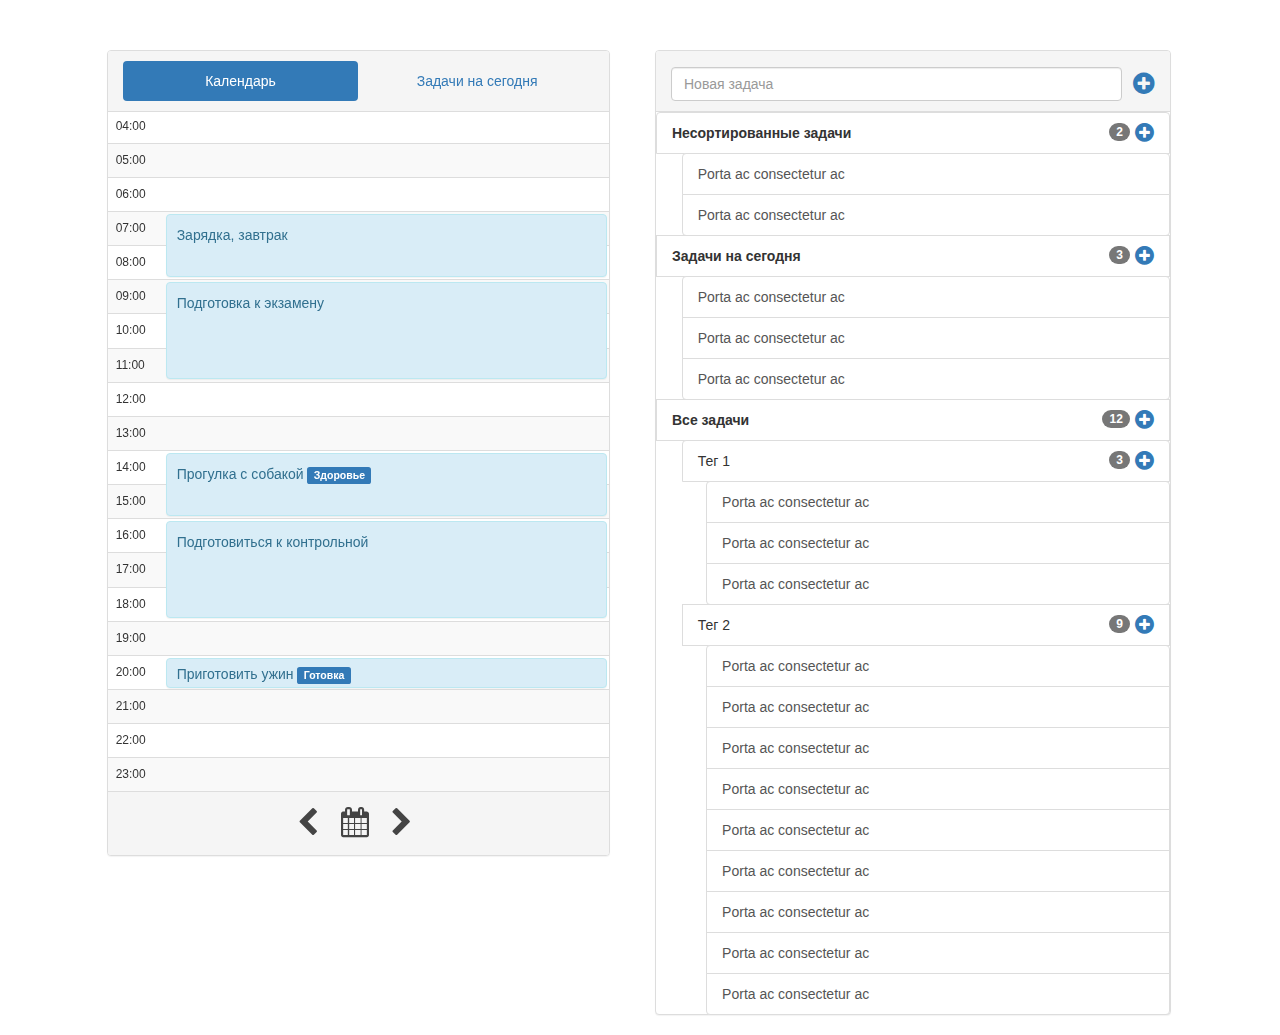
<file: desktop/index.html>
<!DOCTYPE html>
<html>
	<head>
		<meta charset="utf-8">
		<meta http-equiv="X-UA-Compatible" content="IE=edge">
		<meta name="viewport" content="width=device-width, initial-scale=1">
		<title>great-task</title>

		<link rel="stylesheet" href="https://maxcdn.bootstrapcdn.com/bootstrap/3.3.1/css/bootstrap.min.css">
		<link href="http://maxcdn.bootstrapcdn.com/font-awesome/4.2.0/css/font-awesome.min.css" rel="stylesheet">
		<link rel="stylesheet" href="css/great-task.css">
		<!--[if lt IE 9]>
			<script src="https://oss.maxcdn.com/html5shiv/3.7.2/html5shiv.min.js"></script>
			<script src="https://oss.maxcdn.com/respond/1.4.2/respond.min.js"></script>
		<![endif]-->
	</head>
	<body>
		<div class="row">
			<div class="left-panel col-md-offset-1 col-md-5 col-lg-offset-1 col-lg-5">
				<div class="panel panel-default">
					<div class="panel-heading">
						<ul class="nav nav-pills" role="tablist" id="navtab">
							<li role="presentation" class="active text-center">
								<a href="#calendar" aria-controls="calendar" role="tab" data-toggle="tab">
									Календарь
								</a>
							</li>
							<li role="presentation" class="text-center">
								<a href="#today" aria-controls="today" role="tab" data-toggle="tab">
									Задачи на сегодня
								</a>
							</li>
						</ul>
					</div>
					<div class="panel-body">
						<div class="tab-content">
							<div role="tabpanel" class="tab-pane fade in active" id="calendar">
								<div class="time-table">
									<table class="table table-striped">
										<tr class="hide"></tr>
										<tr>
											<td>00:00</td>
										</tr>
										<tr>
											<td>01:00</td>
										</tr>
										<tr>
											<td>02:00</td>
										</tr>
										<tr>
											<td>03:00</td>
										</tr>
										<tr>
											<td>04:00</td>
										</tr>
										<tr>
											<td>05:00</td>
										</tr>
										<tr>
											<td>06:00</td>
										</tr>
										<tr>
											<td>07:00
												<div class="panel task-light-blue task-size-2">
													Зарядка, завтрак
												</div>
											</td>
										</tr>
										<tr>
											<td>08:00</td>
										</tr>
										<tr>
											<td>09:00
												<div class="panel task-light-blue task-size-3">
													Подготовка к экзамену
												</div>
											</td>
										</tr>
										<tr>
											<td>10:00</td>
										</tr>
										<tr>
											<td>11:00</td>
										</tr>
										<tr>
											<td>12:00</td>
										</tr>
										<tr>
											<td>13:00</td>
										</tr>
										<tr>
											<td>14:00
												<div class="panel task-light-blue task-size-2">
													Прогулка с собакой
													<span class="label label-primary">Здоровье</span>
												</div>
											</td>
										</tr>
										<tr>
											<td>15:00</td>
										</tr>
										<tr>
											<td>16:00
												<div class="panel task-light-blue task-size-3">
													Подготовиться к контрольной
												</div>
											</td>
										</tr>
										<tr>
											<td>17:00</td>
										</tr>
										<tr>
											<td>18:00</td>
										</tr>
										<tr>
											<td>19:00</td>
										</tr>
										<tr>
											<td>20:00
												<div class="panel task-light-blue task-size-1">
													Приготовить ужин
													<span class="label label-primary">Готовка</span>
												</div>
											</td>
										</tr>
										<tr>
											<td>21:00</td>
										</tr>
										<tr>
											<td>22:00</td>
										</tr>
										<tr>
											<td>23:00</td>
										</tr>
									</table>
								</div>
							</div>
							<div role="tabpanel" class="tab-pane fade" id="today">
								Задачи на сегодня
							</div>
						</div>
					</div>
					<div class="panel-footer text-center">
						<a href="#">
							<i class="fa fa-chevron-left"></i>
						</a>
						<a href="#">
							<i class="fa fa-calendar"></i>
						</a>
						<a href="#">
							<i class="fa fa-chevron-right"></i>
						</a>
					</div>
				</div>
			</div>
			<div class="right-panel col-md-5 col-lg-5 col-lg-offset-6 col-md-offset-6">
				<div class="panel panel-default">
					<div class="panel-heading">
						<form class="form-inline add-task" role="form">
							<input type="text" class="form-control" placeholder="Новая задача">	
							<a href="#" class="text-right"><i class="fa fa-plus-circle"></i></a>
						</form>					
					</div>
					<div class="panel-body">
						<div class="list-group">
							<p class="list-group-item main-tag">
								Несортированные задачи
								<a href="#" class="add-new-task"><i class="fa fa-plus-circle"></i></a>
								<span class="badge">2</span>
							</p>
							<div class="offset-from-left">
								<a href="#" class="list-group-item">Porta ac consectetur ac</a>
								<a href="#" class="list-group-item">Porta ac consectetur ac</a>
							</div>

							<p href="#" class="list-group-item main-tag">
								Задачи на сегодня
								<a href="#" class="add-new-task"><i class="fa fa-plus-circle"></i></a>
								<span class="badge">3</span>
							</p>
							<div class="offset-from-left">
								<a href="#" class="list-group-item">Porta ac consectetur ac</a>
								<a href="#" class="list-group-item">Porta ac consectetur ac</a>
								<a href="#" class="list-group-item">Porta ac consectetur ac</a>
							</div>

							<p href="#" class="list-group-item main-tag">
								Все задачи
								<a href="#" class="add-new-task"><i class="fa fa-plus-circle"></i></a>
								<span class="badge">12</span>
							</p>
							<div class="offset-from-left">
								<p href="#" class="list-group-item">
									Тег 1
									<a href="#" class="add-new-task"><i class="fa fa-plus-circle"></i></a>
									<span class="badge">3</span>
								</p>

								<div class="offset-from-left">
									<a href="#" class="list-group-item">Porta ac consectetur ac</a>
									<a href="#" class="list-group-item">Porta ac consectetur ac</a>
									<a href="#" class="list-group-item">Porta ac consectetur ac</a>
								</div>

								<p href="#" class="list-group-item">
									Тег 2
									<a href="#" class="add-new-task"><i class="fa fa-plus-circle"></i></a>
									<span class="badge">9</span>
								</p>

								<div class="offset-from-left">
									<a href="#" class="list-group-item">Porta ac consectetur ac</a>
									<a href="#" class="list-group-item">Porta ac consectetur ac</a>
									<a href="#" class="list-group-item">Porta ac consectetur ac</a>
									<a href="#" class="list-group-item">Porta ac consectetur ac</a>
									<a href="#" class="list-group-item">Porta ac consectetur ac</a>
									<a href="#" class="list-group-item">Porta ac consectetur ac</a>
									<a href="#" class="list-group-item">Porta ac consectetur ac</a>
									<a href="#" class="list-group-item">Porta ac consectetur ac</a>
									<a href="#" class="list-group-item">Porta ac consectetur ac</a>
								</div>
							</div>
						</div>
					</div>
				</div>
			</div>
		</div>
		<script src="https://ajax.googleapis.com/ajax/libs/jquery/2.1.1/jquery.min.js"></script>
		<script src="https://maxcdn.bootstrapcdn.com/bootstrap/3.3.1/js/bootstrap.min.js"></script>
		<script src="js/great-task.js"></script>
	</body>
</html>
</file>
<file: desktop/css/great-task.css>
body {
	margin-top: 50px;
}

::-webkit-scrollbar {  
    width: 6px;  
}  
::-webkit-scrollbar-track {  
    background-color: #eaeaea;  
    border-left: 1px solid #ccc;  
}  
::-webkit-scrollbar-thumb {  
    background-color: #ccc;  
}  
::-webkit-scrollbar-thumb:hover {  
    background-color: #aaa;  
} 

.left-panel {
	position: fixed;
}

.nav-pills li {
	width: 50%;
	margin-right: -1px;
}

.left-panel .panel-footer {
	font-size: 30px;
	letter-spacing: 7px;
}

.left-panel .panel-footer a {
	text-decoration: none;
	color: #444;
}

.time-table {
	margin: -16px -15px -15px -15px;
	height: 400px;
	overflow-y: scroll;
}

.time-table .table {
	margin: 0px;
	font-size: 12px;
	color: #333; 
}

.time-table .panel {
	position: relative;
	left: 50px;
	top:-23px;
	margin-right: 44px;
	font-size: 14px;
	padding: 10px;
}

.task-red {
	color: #a94442;
	background-color: #f2dede;
	border-color: #ebccd1;
}

.task-light-blue {
	color: #31708f;
	background-color: #d9edf7;
	border-color: #bce8f1;
}

.task-green {
	color: #3c763d;
	background-color: #dff0d8;
	border-color: #d6e9c6;
}

.task-blue {
	color: #fff;
	background-color: #337ab7;
	border-color: #2e6da4;
}

.panel.task-size-1 {
	height: 30px;
	margin-bottom: -30px;
	padding-top: 5px;
}

.task-size-2 {
	height: 63px;
	margin-bottom: -63px;
}

.task-size-3 {
	height: 97px;
	margin-bottom: -97px;
}

.right-panel .panel-heading {
	height: 61px;
}

.right-panel .form-inline {
	margin-top: 5px;
}

.form-inline.add-task a {
	vertical-align: middle;
	margin-left: 7px;
	font-size: 25px;
}

.right-panel .panel-body {
	padding: 0px;
}

.right-panel .list-group {
	margin: 0px;
}

.main-tag {
	font-weight: bold;
}

.add-new-task {
	float: right;
	font-size: 22px;
	margin-top: -6px;
	margin-left: 5px;
}

.offset-from-left > .list-group-item,
.offset-from-left > .offset-from-left {
	width: 95%;
	margin-left: 5%;
}

.offset-from-left {
	margin-bottom: -1px;
}
</file>
